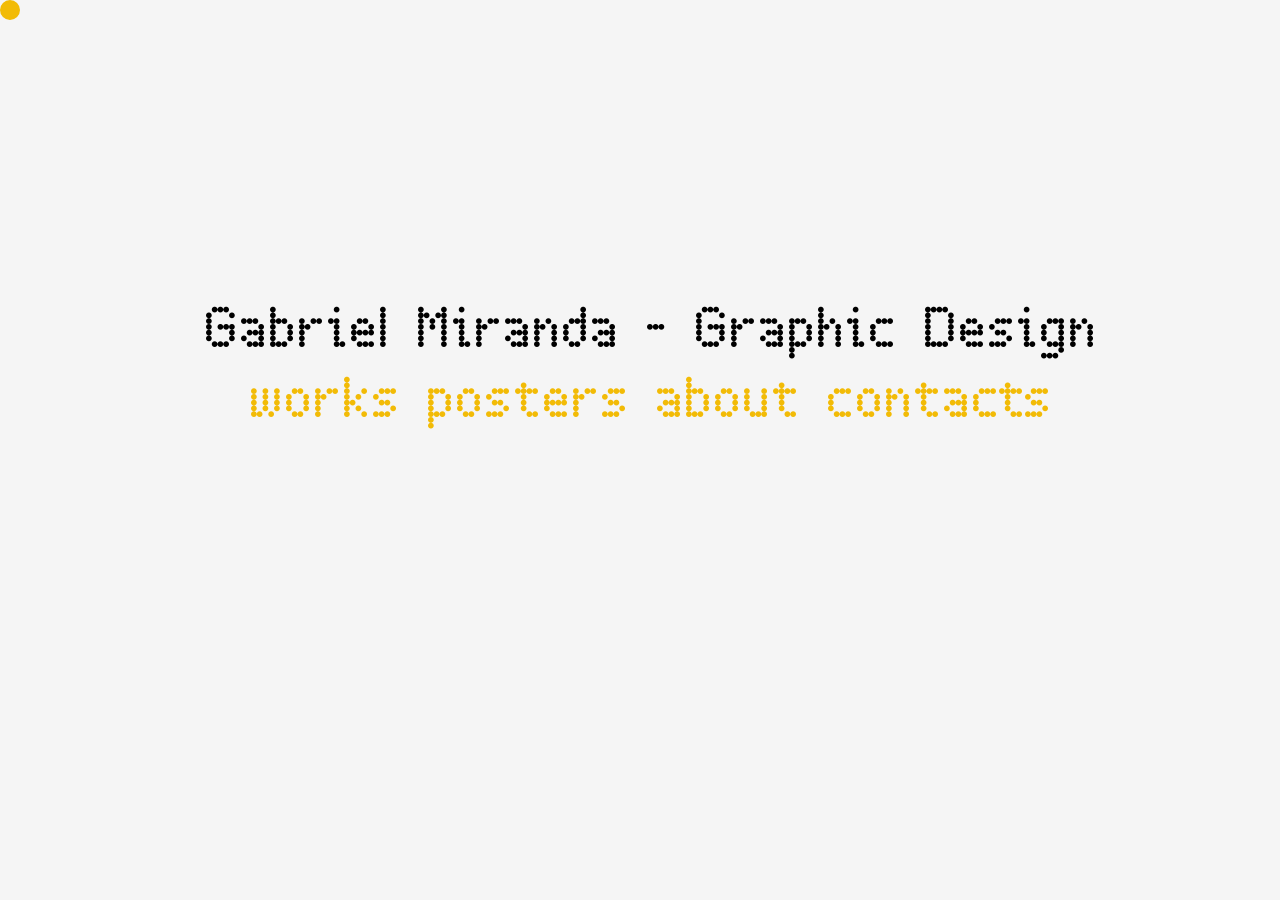
<file: index.html>
<!DOCTYPE html>
<html>
    <head>
        <meta charset="UTF-8">
        <title>Gabriel Miranda • Portfolio</title>
        <link rel="stylesheet" href="styleindex.css">
        <meta name="viewport" content="width=device-width, initial-scale=1.0">
    </head>
    <body>
        <div id="custom-cursor"></div>
        <div id="transition-overlay"></div>
       <main>
        <article>
            <div class="center">
                <p id="title">Gabriel Miranda - Graphic Design</p>
                <p id="title2">Gabriel Miranda Graphic Design</p>
                <p id="btn1st">
                    <a href="pagina1.html" class="transition-link">works</a> 
                    <a href="pagina2.html" class="transition-link">posters</a> 
                    <a href="pagina3.html" class="transition-link">about</a> 
                    <a href="pagina4.html" class="transition-link">contacts</a>
                </p>
            </div>
            <div id="btnHide">
                <a href="pagina1.html" class="transition-link">works</a>
                <a href="pagina2.html" class="transition-link">posters</a>
                <a href="pagina3.html" class="transition-link">about</a>
                <a href="pagina4.html" class="transition-link">contacts</a>
            </div>
        </article>
       </main>

       <script src="script.js"></script>

    </body>
</html>
</file>
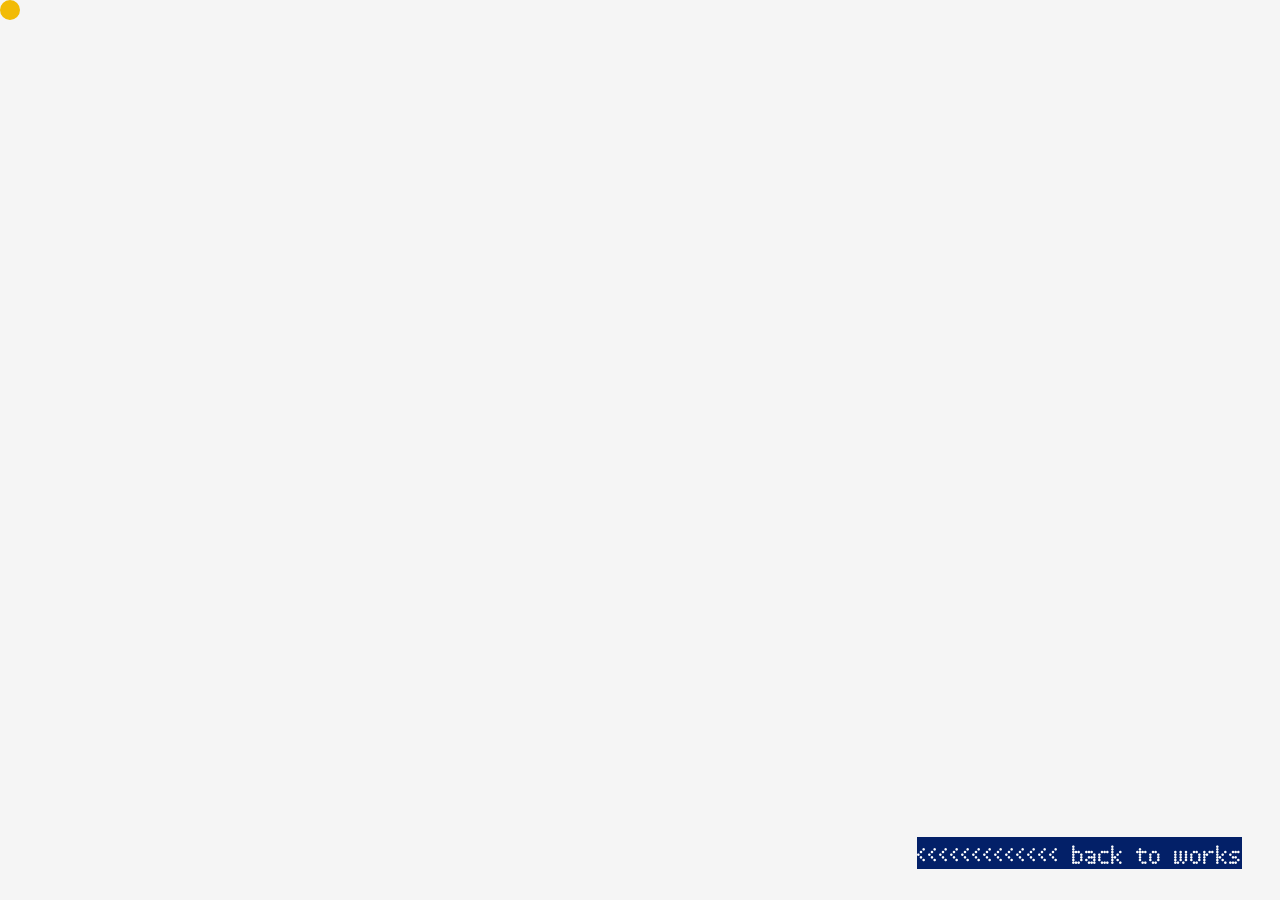
<file: gallery.html>
<!DOCTYPE html>
<html lang="en">
<head>
    <meta charset="UTF-8">
    <title>Gallery View</title>
    <link rel="stylesheet" href="style.css">
    <meta name="viewport" content="width=device-width, initial-scale=1.0">
</head>
<body>

    <div id="custom-cursor"></div>

    <main>
        <div id="gallery-content" class="mae"></div>

        <br>
        <a href="pagina1.html" id="fixedbutton"> &lt&lt&lt&lt&lt&lt&lt&lt&lt&lt&lt&lt&lt back to works </a>
    </main>

    <script src="script.js"></script>
</body>
</html>
</file>
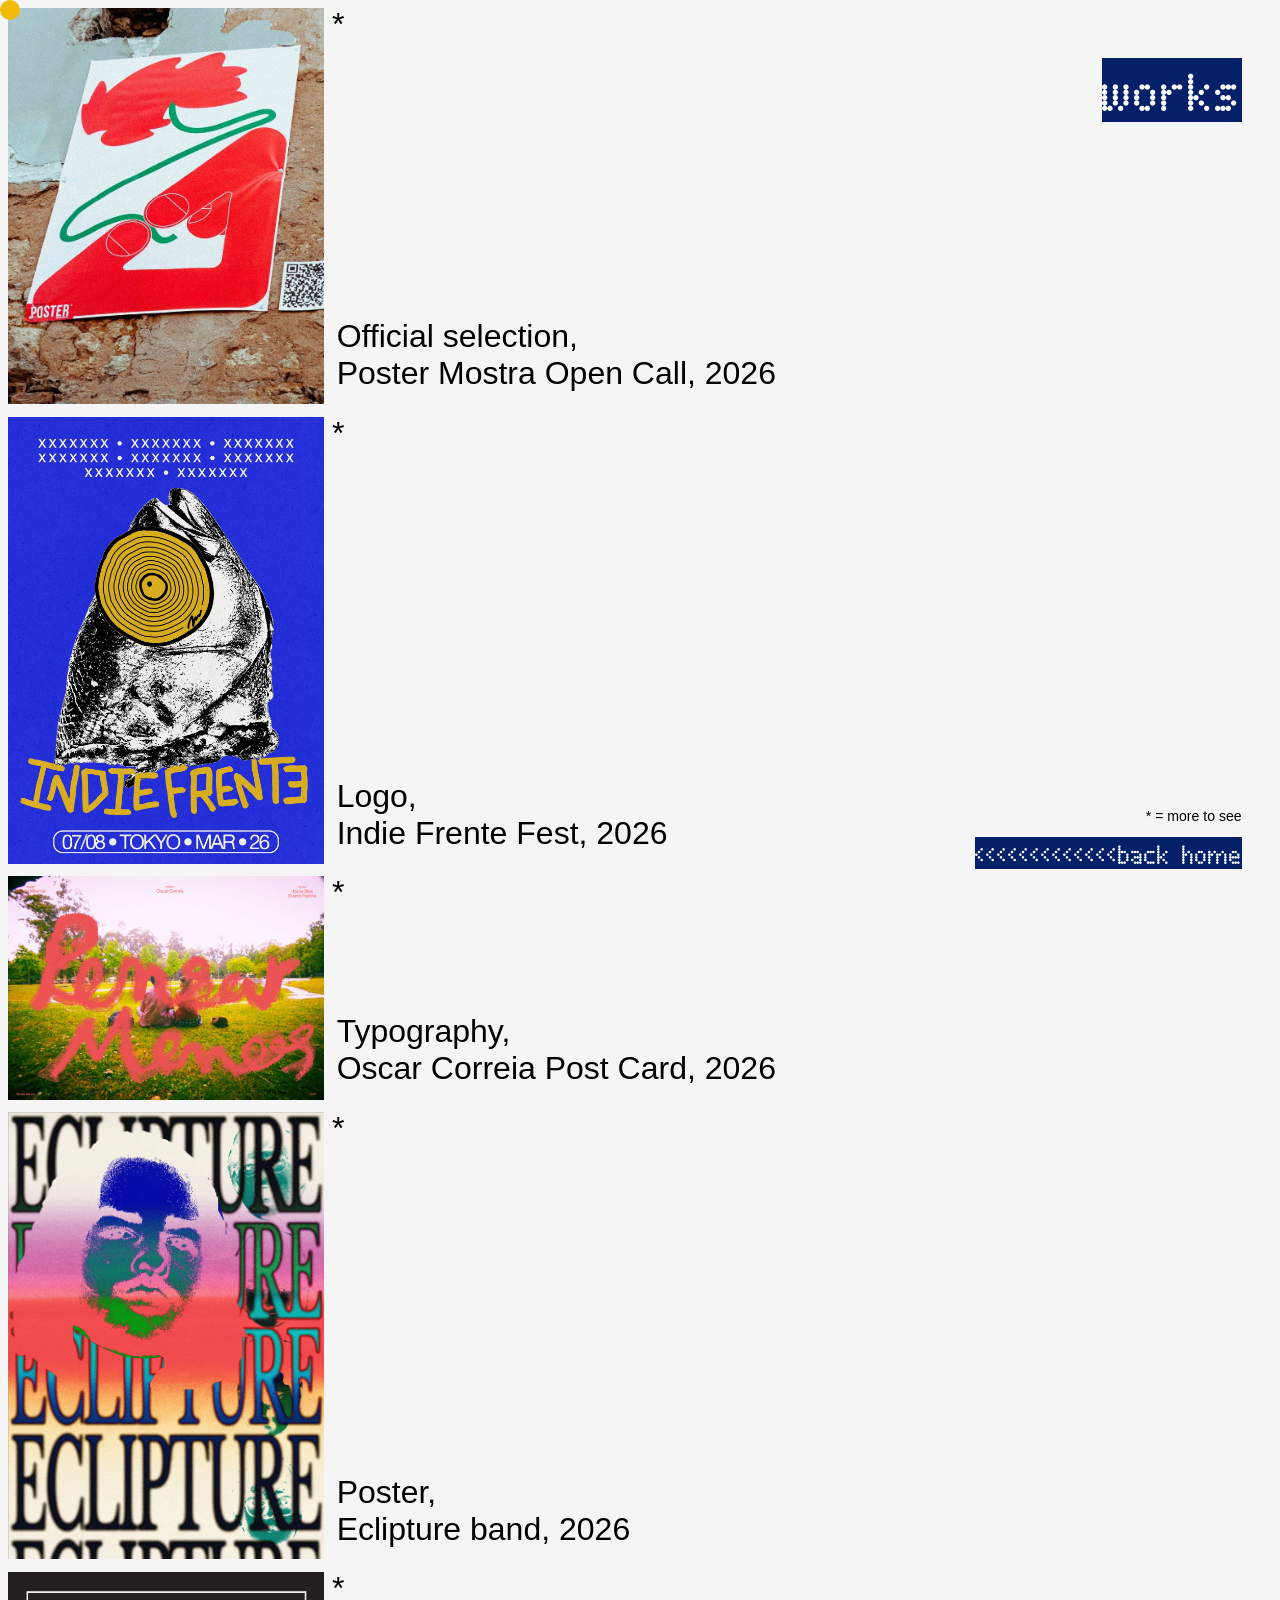
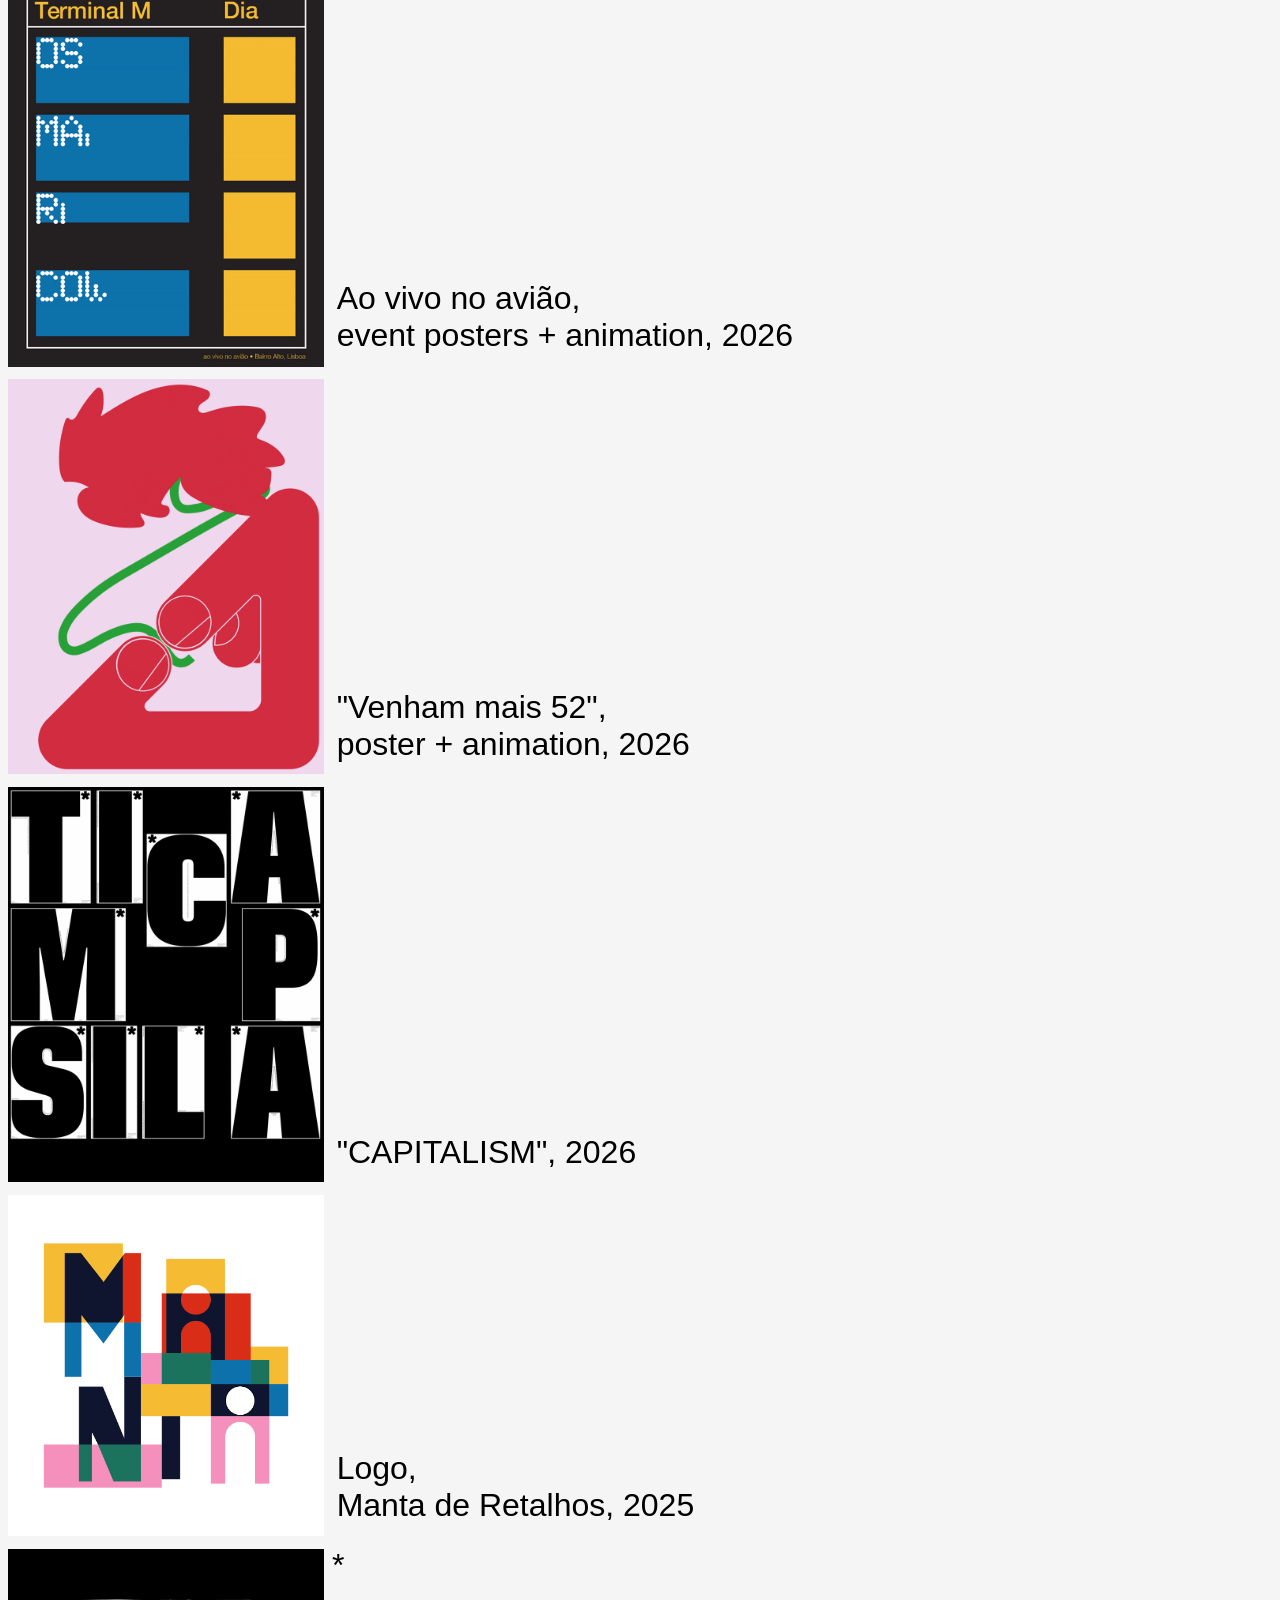
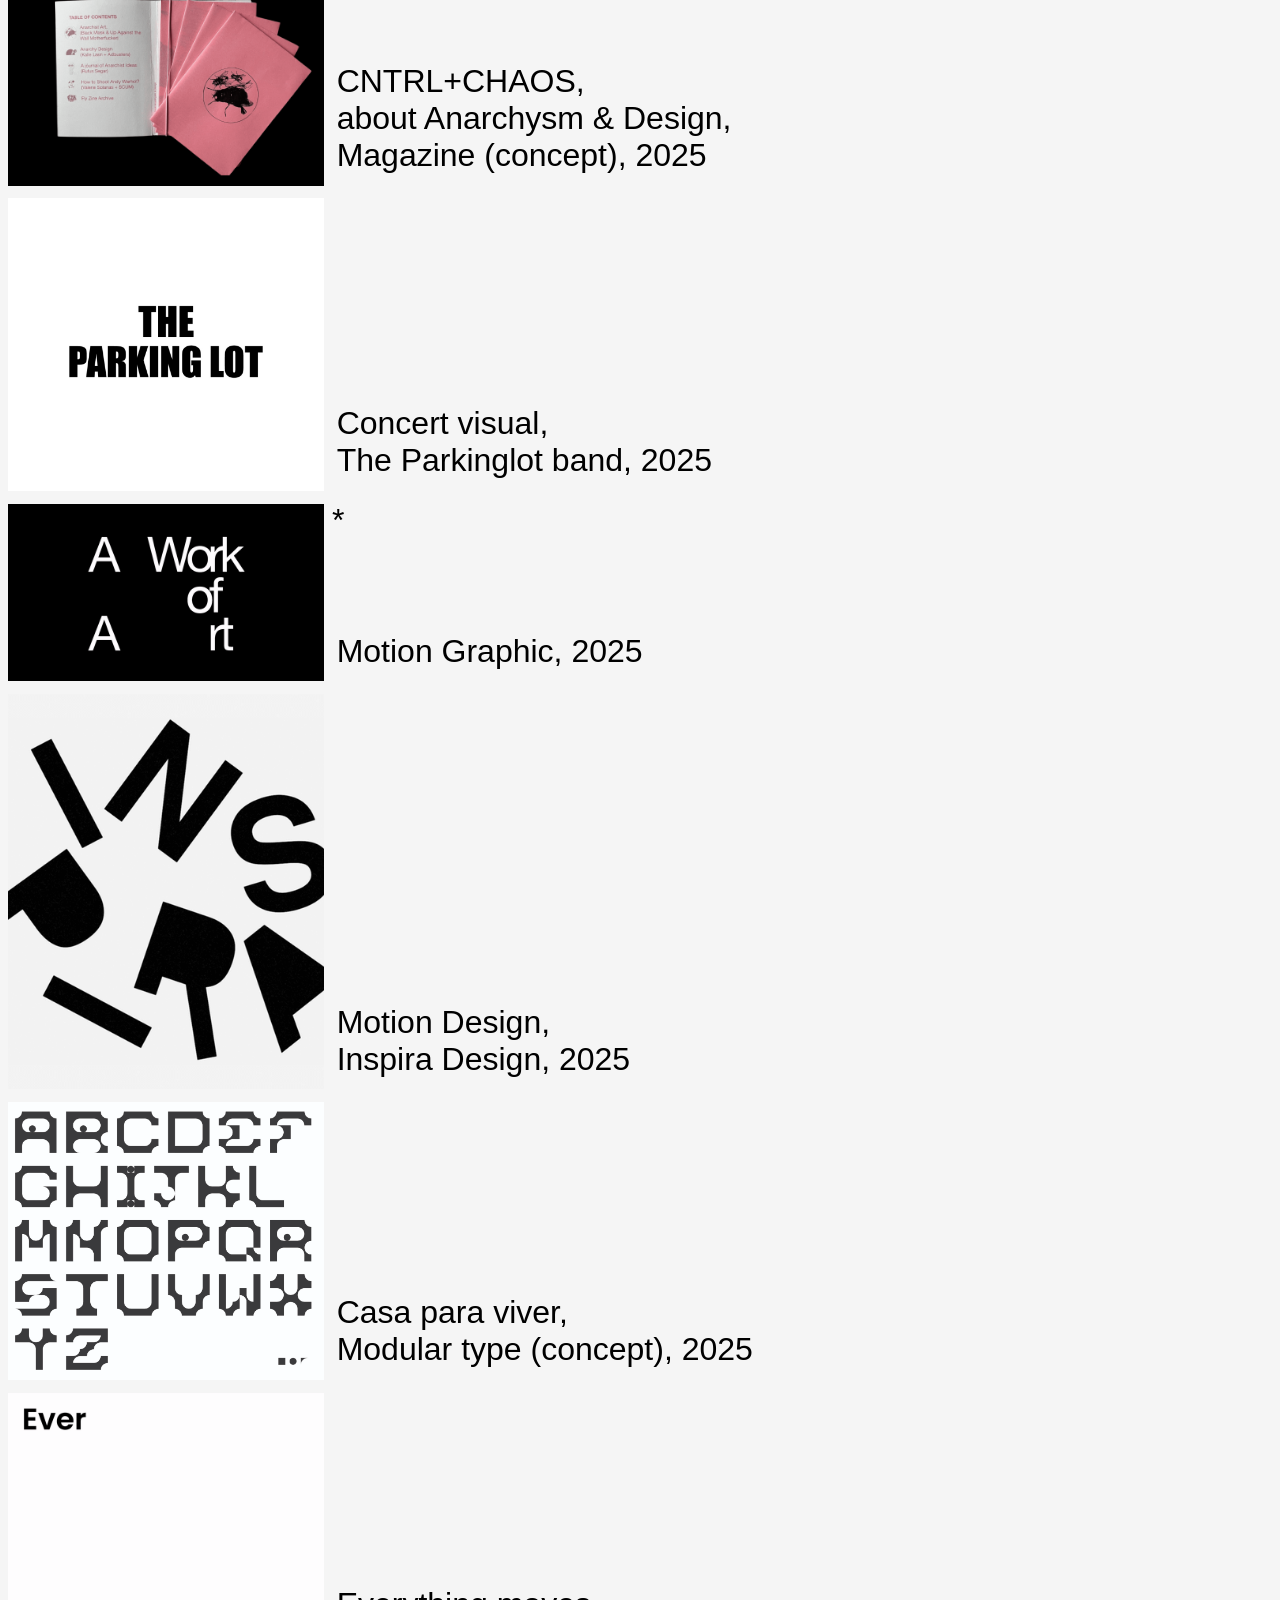
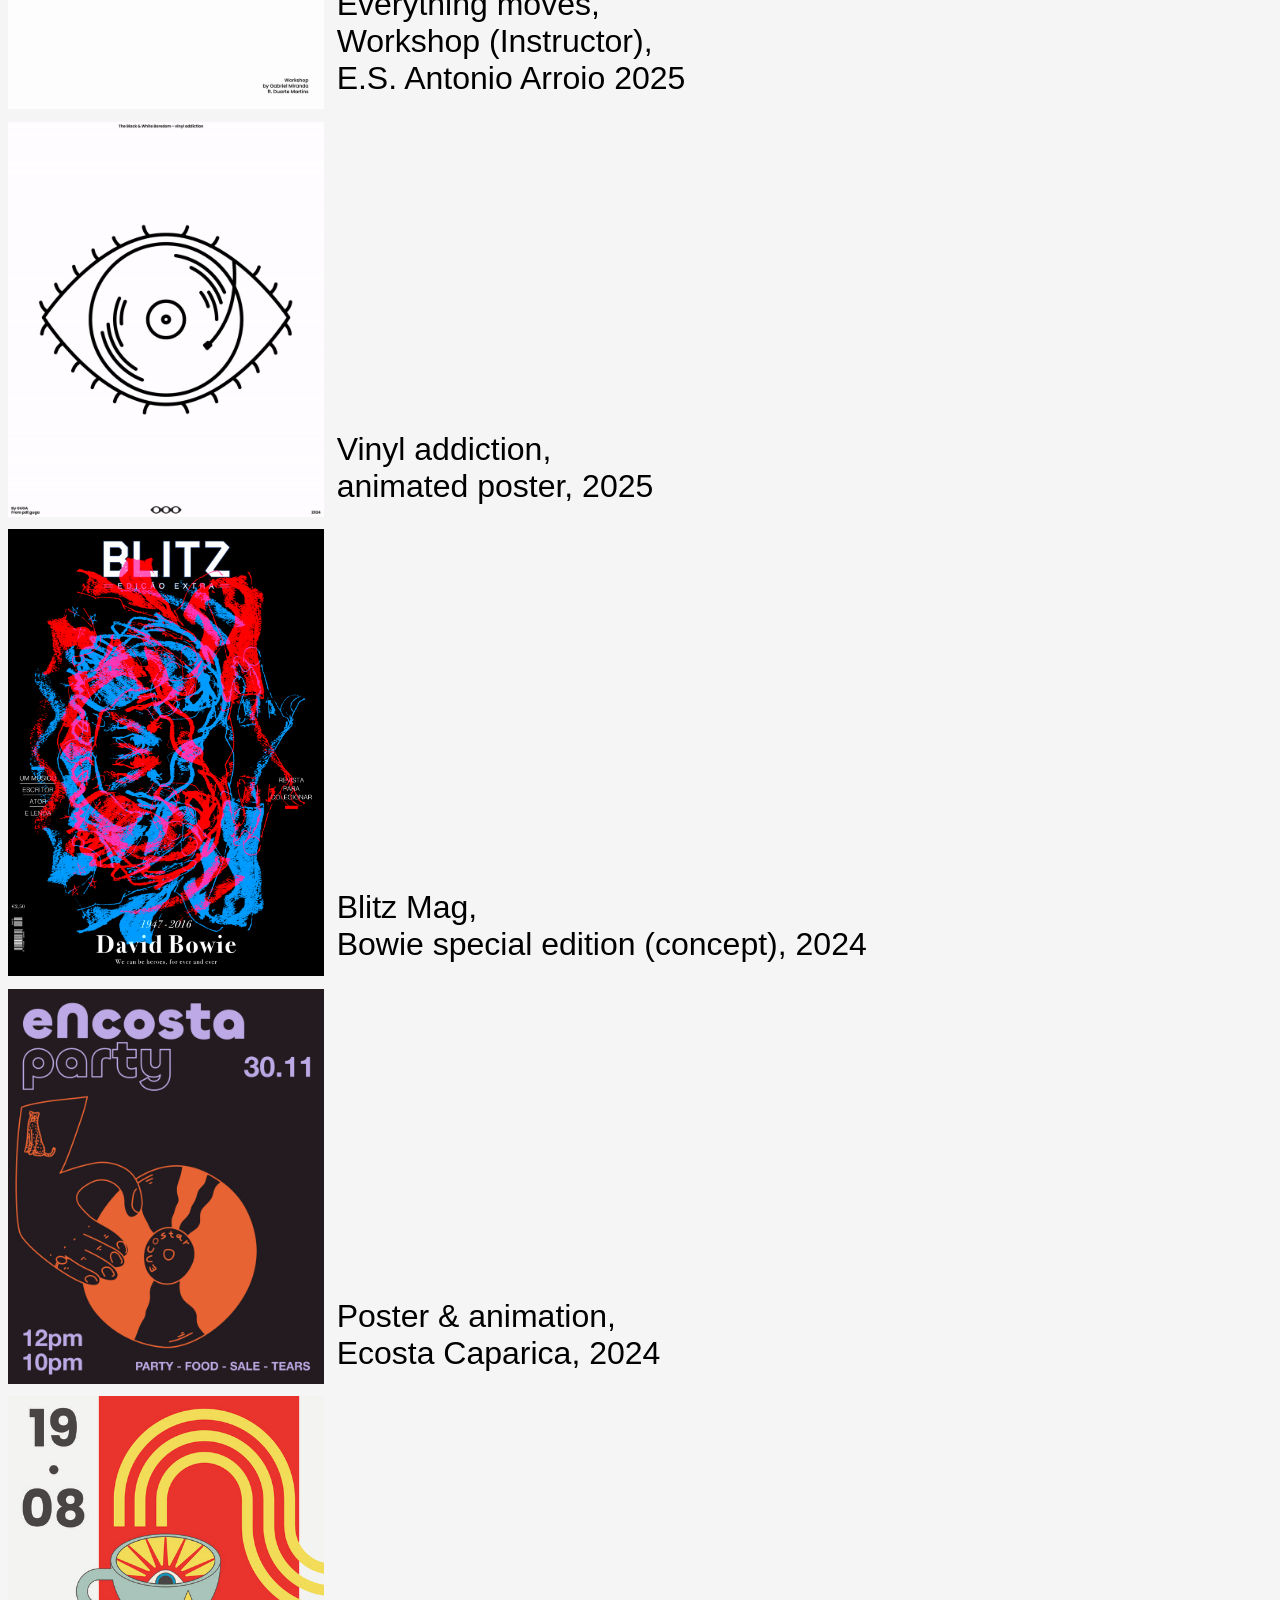
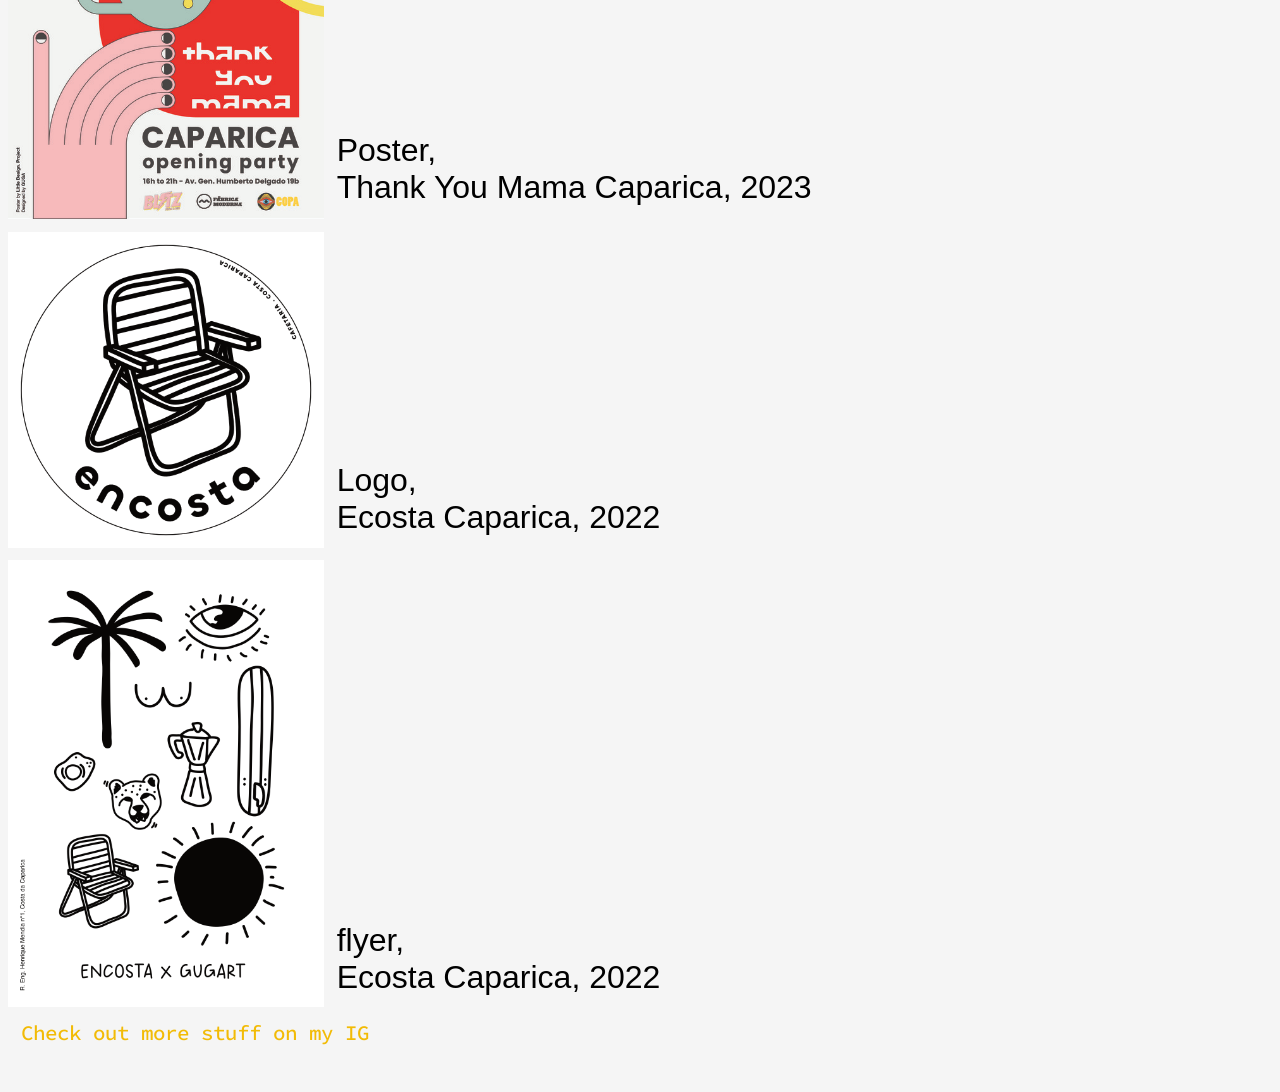
<file: pagina1.html>
<!DOCTYPE html>
<html>
    <head>

        <meta charset="UTF-8">

        <title>Phone (1)</title>
        <link rel="stylesheet" href="style.css">
        <meta name="viewport" content="width=device-width, initial-scale=1.0">
        <style>
            .mae { cursor: pointer; }
        </style>
    </head>
    <body class="works-page">

        <div id="custom-cursor"></div>

        <main>

            <div id="transition-overlay"></div>
            <h2>works</h2>
            <span class="gallery-legend">* = more to see</span>
            <div class="mae" data-project="PosterMostra">
            <h2 id="titulohide">works</h2>
                <img id="img-main" src="./imgs/postermostra.jpg" alt="img1p2" loading="lazy" decoding="async">
                <div class="grupo">
                    <div id="texto1">
                        <p>Official selection,<br>Poster Mostra Open Call, 2026</p>
                    </div>
                </div>
            </div>
            <div class="mae" data-project="FrenteZ">
                <img id="img-main" src="./imgs/original_amarelo.jpg" alt="img1p2" loading="lazy" decoding="async">
                <div class="grupo">
                    <div id="texto1">
                        <p>Logo,<br>Indie Frente Fest, 2026</p>
                    </div>
                </div>
            </div>
            <div class="mae" data-project="pensarMenos">
                <img id="img-main" src="./imgs/PensarMenos.jpg" alt="img1p2" loading="lazy" decoding="async">
                <div class="grupo">
                    <div id="texto1">
                        <p>Typography,<br>Oscar Correia Post Card, 2026</p>
                    </div>
                </div>
            </div>
            <div class="mae" data-project="eclipture">
                <img id="img-main" src="./imgs/ecplicture.gif" alt="img1p2" loading="lazy" decoding="async">
                <div class="grupo">
                    <div id="texto1">
                        <p>Poster,<br> Eclipture band, 2026</p>
                    </div>
                </div>
            </div>
            <div class="mae" data-project="aovivo_aviao">
                <img id="img-main" src="./imgs/aovivo_aviao.gif" alt="img1p2" loading="lazy" decoding="async">
                <div class="grupo">
                    <div id="texto1">
                        <p>Ao vivo no avião,<br>event posters + animation, 2026</p>
                    </div>
                </div>
            </div>
            <div class="mae" data-project="venham52">
                <img id="img-main" src="./imgs/mais52video.gif" alt="img1p2" loading="lazy" decoding="async">
                <div class="grupo">
                    <div id="texto1">
                        <p>"Venham mais 52",<br>poster + animation, 2026</p>
                    </div>
                </div>
            </div>
            <div class="mae" data-project="capitalism">
                <img id="img-main" src="./imgs/capitalism.gif" alt="img1p2" loading="lazy" decoding="async">
                <div class="grupo">
                    <div id="texto1">
                        <p>"CAPITALISM", 2026</p>
                    </div>
                </div>
            </div>
            <div class="mae" data-project="manta">
                <img id="img-main" src="./imgs/final.jpg" alt="img1p2" loading="lazy" decoding="async">
                <div class="grupo">
                    <div id="texto1">
                        <p>Logo,<br> Manta de Retalhos, 2025</p>
                    </div>
                </div>
            </div>
            <div class="mae" data-project="chaos">
                <img id="img-main" src="./imgs/cntrlChaos.gif" alt="img2p2" loading="lazy" decoding="async">
                <div class="grupo">
                    <div id="texto1">
                    <p>CNTRL+CHAOS,<br> about Anarchysm & Design,<br> Magazine (concept), 2025</p>
                    </div>
                </div>
            </div>
            <div class="mae" data-project="instapark">
                <img id="img-main" src="./imgs/instaPark.gif" alt="img2p2" loading="lazy" decoding="async">
                <div class="grupo">
                    <div id="texto1">
                    <p>Concert visual,<br> The Parkinglot band, 2025</p>
                    </div>
                </div>
            </div>
            <div class="mae" data-project="workart">
                <img id="img-main" src="./imgs/workArt.gif" alt="img2p2" loading="lazy" decoding="async">
                <div class="grupo">
                    <div id="texto1">
                    <p>Motion Graphic, 2025</p>
                    </div>
                </div>
            </div>
            <div class="mae" data-project="inspira26">
                <img id="img-main" src="./imgs/inspira_25.gif" alt="img1p2" loading="lazy" decoding="async">
                <div class="grupo">
                    <div id="texto1">
                        <p>Motion Design,<br> Inspira Design, 2025</p>
                    </div>
                </div>
            </div>
            <div class="mae" data-project="casaviver">
                <img id="img-main" src="./imgs/casaViver.jpg" alt="img2p2" loading="lazy" decoding="async">
                <div class="grupo">
                    <div id="texto1">
                    <p>Casa para viver,<br> Modular type (concept), 2025</p>
                    </div>
                </div>
            </div>
            <div class="mae" data-project="aa25">
                <img id="img-main" src="./imgs/AA25.gif" alt="img2p2" loading="lazy" decoding="async">
                <div class="grupo">
                    <div id="texto1">
                    <p>Everything moves,<br> Workshop (Instructor),<br> E.S. Antonio Arroio 2025</p>
                    </div>
                </div>
            </div>
            <div class="mae" data-project="vinil">
                <img id="img-main" src="./imgs/vinilAnimatic.gif" alt="img2p2" loading="lazy" decoding="async">
                <div class="grupo">
                    <div id="texto1">
                    <p>Vinyl addiction,<br> animated poster, 2025</p>
                    </div>
                </div>
            </div>
            <div class="mae" data-project="bowie">
                <img id="img-main" src="./imgs/bowieMag.png" alt="img2p2" loading="lazy" decoding="async">
                <div class="grupo">
                    <div id="texto1">
                    <p>Blitz Mag,<br> Bowie special edition (concept), 2024</p>
                    </div>
                </div>
            </div>
            <div class="mae" data-project="closing">
                <img id="img-main" src="./imgs/closing.gif" alt="img2p2" loading="lazy" decoding="async">
                <div class="grupo">
                    <div id="texto1">
                    <p>Poster & animation,<br> Ecosta Caparica, 2024</p>
                    </div>
                </div>
            </div>
            <div class="mae" data-project="thankyou">
                <img id="img-main" src="./imgs/thankYou.jpg" alt="img2p2" loading="lazy" decoding="async">
                <div class="grupo">
                    <div id="texto1">
                    <p>Poster,<br> Thank You Mama Caparica, 2023</p>
                    </div>
                </div>
            </div>
            <div class="mae" data-project="logoencosta">
                <img id="img-main" src="./imgs/logoEncosta.png" alt="img2p2" loading="lazy" decoding="async">
                <div class="grupo">
                    <div id="texto1">
                    <p>Logo,<br> Ecosta Caparica, 2022</p>
                    </div>
                </div>
            </div>
            <div class="mae" data-project="flyerencosta">
                <img id="img-main" src="./imgs/flyerEncosta.png" alt="img2p2" loading="lazy" decoding="async">
                <div class="grupo">
                    <div id="texto1">
                    <p>flyer,<br> Ecosta Caparica, 2022</p>
                    </div>
                </div>
            </div>
            <div class="mae">
                <div class="grupo">
                    <div id="textoIG">
                    <a href="https://www.instagram.com/pdf.guga/" target="_blank" class="transition-link">Check out more stuff on my IG</a>
                    </div>
                </div>
            </div>
            <a href="index.html" id="fixedbutton"> &lt&lt&lt&lt&lt&lt&lt&lt&lt&lt&lt&lt&ltback home </a>
            
        </main>

         <script src="script.js"></script>

    </body>
</html>
</file>
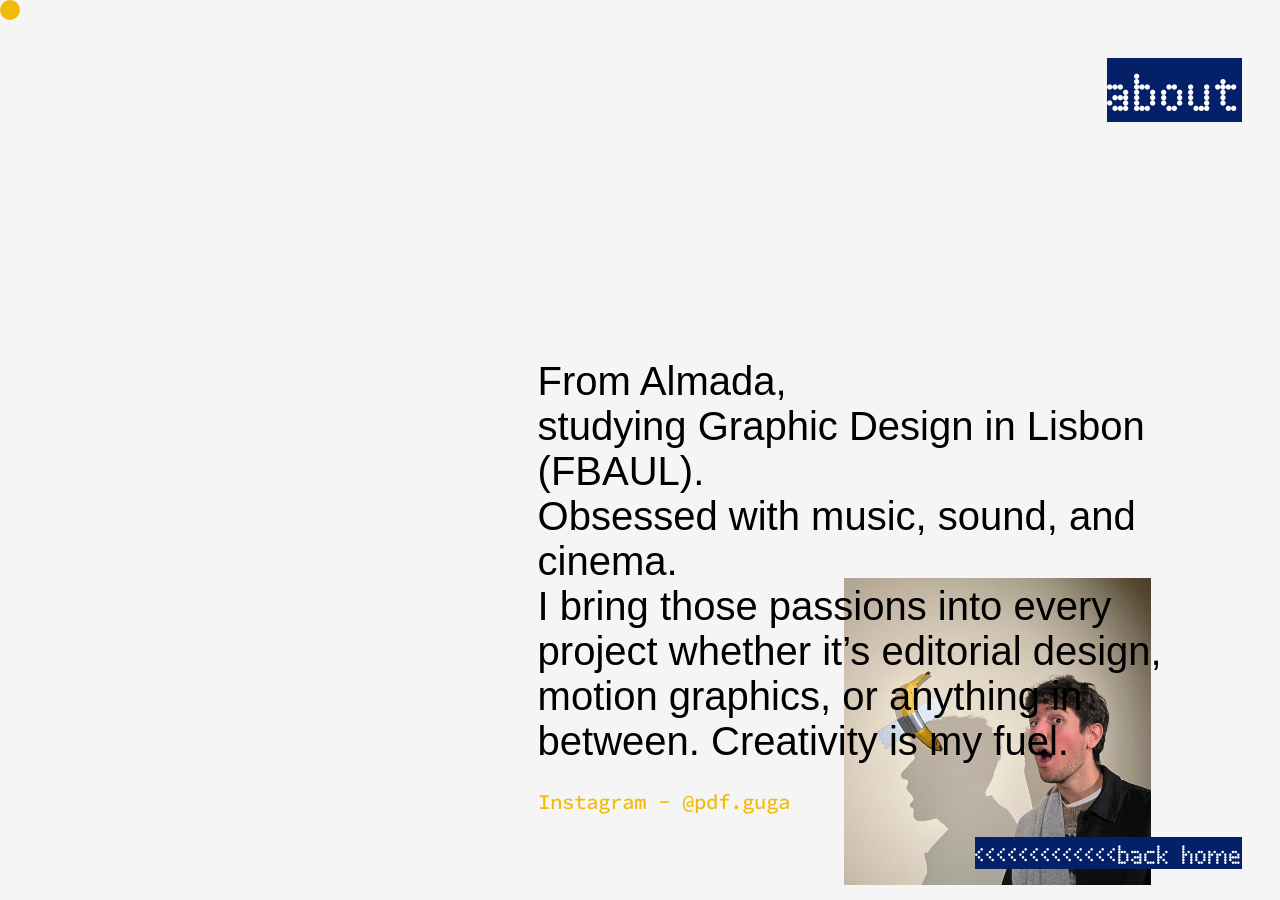
<file: pagina3.html>
<!DOCTYPE html>

<html>
    <head>

        <meta charset="UTF-8">


        <title>How they made it</title>
        <link rel="stylesheet" href="style.css">
        <meta name="viewport" content="width=device-width, initial-scale=1.0">
    </head>
    <body class="detail-copy-bottom-right">
        <div id="custom-cursor"></div>
        <main>

            <div id="transition-overlay"></div>
            <h2>about</h2>
            <h2 id="titulohide">about</h2>
            <div class="mae">
                <img class="detail-moving-image" src="./imgs/face.jpg" alt="img2p2">
                <div class="grupo">
                    <div id="texto1">
                    <p>From Almada,<br> studying Graphic Design in Lisbon (FBAUL).<br>Obsessed with music, sound, and cinema.<br>I bring those passions into every project whether it’s editorial design, motion graphics, or anything in between. Creativity is my fuel.
                    </p>
                    <br>
                    <a href="https://www.instagram.com/pdf.guga/" class="transition-link">Instagram - @pdf.guga</a>
                    </div>
                </div>
            </div>

            <a href="index.html" id="fixedbutton"> &lt&lt&lt&lt&lt&lt&lt&lt&lt&lt&lt&lt&ltback home </a>
            
        </main>

        <script src="script.js"></script>
        
    </body>
</html>
</file>
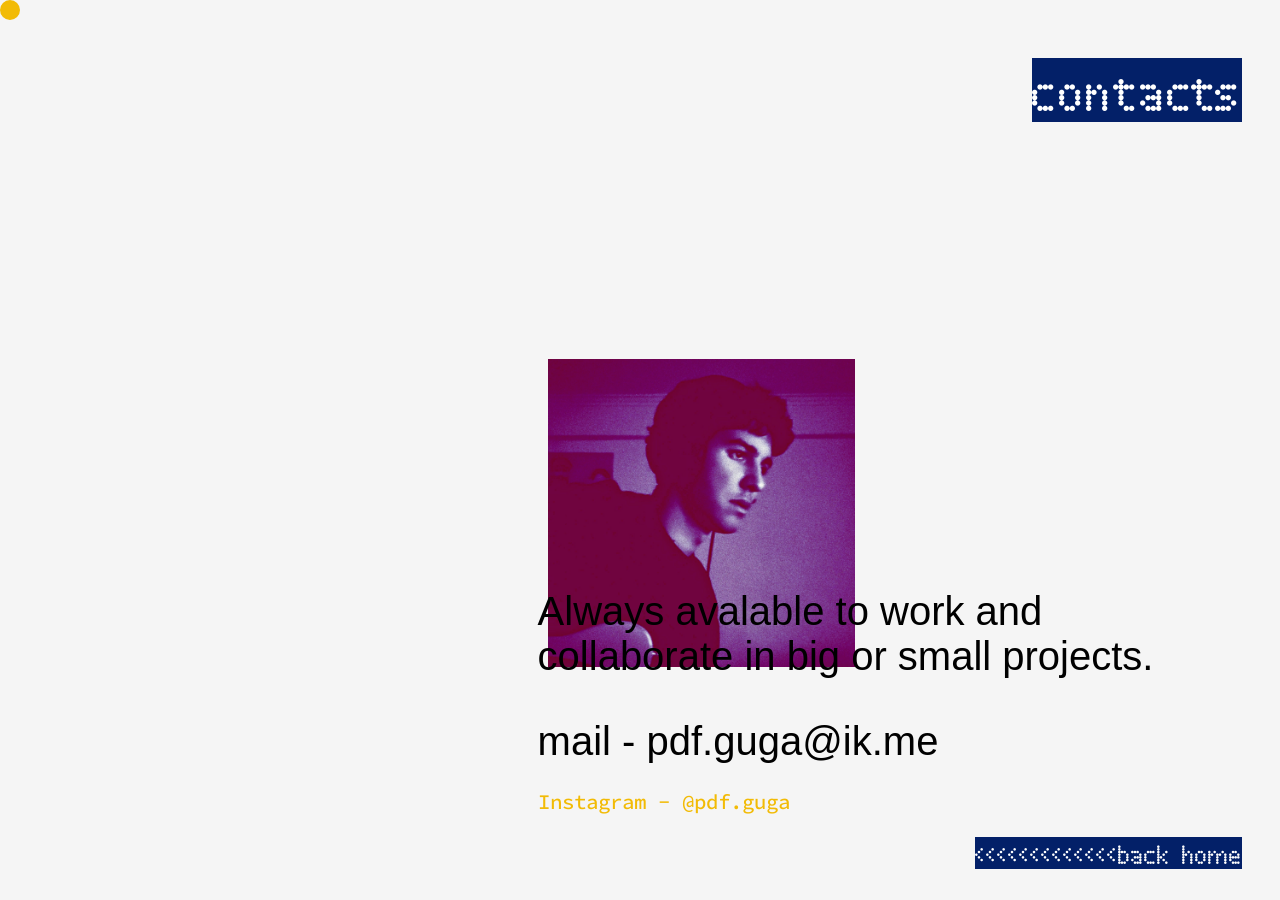
<file: pagina4.html>
<!DOCTYPE html>

<html>
    <head>

        <meta charset="UTF-8">


        <title>How it looked</title>
        <link rel="stylesheet" href="style.css">
        <meta name="viewport" content="width=device-width, initial-scale=1.0">
    </head>
    <body class="detail-copy-bottom-right">
        <div id="custom-cursor"></div>
        <main>

             <div id="transition-overlay"></div>
            <h2>contacts</h2>
            <h2 id="titulohide">contacts</h2>
            <div class="mae">
                <img class="detail-moving-image" src="./imgs/instaimage.webp" alt="img2p2">
                <div class="grupo">
                    <div id="texto1">
                    <p>Always avalable to work and collaborate in big or small projects.</p>
                    <p>mail - pdf.guga@ik.me</p>
                    <br>
                    <a href="https://www.instagram.com/pdf.guga/" class="transition-link">Instagram - @pdf.guga</a>
                    </div>
                </div>
            </div>
            
            

            <a href="index.html" id="fixedbutton"> &lt&lt&lt&lt&lt&lt&lt&lt&lt&lt&lt&lt&ltback home </a>
            
        </main>

        <script src="script.js"></script>
        
    </body>
</html>
</file>
<file: styleindex.css>
@font-face {
    src: url(fonts/ndot-47-inspired-by-nothing.otf);
    font-family: Ndot47;
}

@font-face {
    font-family: Outfit;
    src: url(Outfit-VariableFont_wght.ttf) format("truetype");
    font-style: normal;
    font-weight: 100 900;
}

* {
    font-family: Ndot47, "helvetica", sans-serif;
    font-size: 1.8rem;
    text-decoration: none;
    box-sizing: border-box;
    cursor: none !important; /* Strips browser pointer across every tag */
}

#custom-cursor {
    width: 20px !important;
    height: 20px !important;
    border-radius: 50%;
    top: 0;
    left: 0;
    background-color: #F2BB06; 
    border: 2px solid #F2BB06;     
    pointer-events: none; 
}


body {
    background-color: #f5f5f5;
    margin: 0;
    overflow-x: hidden;
    opacity: 0;
    transform: translateX(50px);
    transition: opacity 1s, transform 0.5s cubic-bezier(0, 0, 0.14, 0.94);
}

body.loaded {
    opacity: 1;
    transform: translateX(0);
}

.center {
    display: grid;
    place-items: center;
}

p {
    margin: 0;
}

article {
    margin-left: 2%;
    padding-top: 1%;
    margin-top: 20%;
}


#title {
    font-size: 1.8rem;
}

#title2 {
    display: none;
}


.transition-link {
    border: none;
    background-color: #f5f5f5;
    color: #F2BB06;
}

.transition-link:hover {
    background-color: #F2BB06;
    color: #f5f5f5;
}

.btn {
    border: none;
    background-color: #f5f5f5;
    color: #F2BB06;
}

.btn:hover {
    background-color: #F2BB06;
    color: #f5f5f5;
}

#btnHide {
    display: none;
}

#transition-overlay {
    position: fixed;
    top: 0;
    left: 100%;
    width: 100%;
    height: 100vh;
    background: #f2bb0600;
    opacity: 0;
    z-index: 9997; /* Keeps cursor layers safely on top */
    pointer-events: none;
    transition: left 0.6s ease, opacity 0.1s ease;
}

#transition-overlay.active {
    left: 0;
    opacity: 1;
    pointer-events: auto;
}



@keyframes fadeOut {
    0% {
        opacity: 1;
        transform: translate(-50%, -50%) scale(1);
    }
    100% {
        opacity: 0;
        transform: translate(-50%, -50%) scale(0.2);
    }
}

@keyframes slideIn {
    from {
        transform: translateX(100%);
    }
    to {
        transform: translateX(0);
    }
}

@media only screen and (max-width: 600px) {
    
    /* FIXED: Targets text typography directly instead of changing structural cursor divs */
    p, span, a, button, div:not(#custom-cursor):not(.trail-dot) {
        font-size: 15vw;
    }

    .center {
        margin-top: 0%;
    }

    #title {
        display: none;
    }

    #title2 {
        display: grid; 
        justify-items: center;
        font-size: 24vw;
    }

    article {
        margin-top: 0;
    }

    #btn1st {
        display: none;
    }

    #btnHide {
        display: grid;
        justify-items: left;
        margin-top: 5%;
    }

    #custom-cursor {
        display: none;
    }
}
</file>
<file: style.css>
/* ==========================================
   FONTS
   ========================================== */
@font-face {
    src: url(fonts/ndot-47-inspired-by-nothing.otf);
    font-family: Ndot47;
}

@font-face {
    src: url(fonts/SourceCodePro-VariableFont_wght.ttf);
    font-family: sourcecode;
}

@font-face {
    font-family: Outfit;
    src: url(Outfit-VariableFont_wght.ttf) format("truetype");
    font-style: normal;
    font-weight: 100 900;
}

/* ==========================================
   GLOBAL RESET & GLOBAL FORCED CURSOR REMOVAL
   ========================================== */
* {
    margin-bottom: 1%;
    font-family: Helvetica Neue, "helvetica", sans-serif;
    font-weight: 500;
    text-decoration: none;
    box-sizing: border-box; 
    cursor: none !important; /* Strips browser pointer across every tag */
}

a {
    font-family: sourcecode, "helvetica", sans-serif;
}

/* ==========================================
   BASE & STRUCTURE ELEMENTS
   ========================================== */
body {
    background-color: #f5f5f5;
    max-width: 1500px;
    overflow-x: hidden;
    opacity: 0;
    transition: opacity 1s, transform 0.5s cubic-bezier(0.87, -0.01, 1, 1);
}

body.loaded {
    opacity: 1;
}

.container {
    display: grid;
    grid-template-columns: auto auto auto auto auto auto;
    background-color: #f5f5f5;
    padding: 1%;
}

.container div {
    background-color: #f1f1f1;
    border: 1px solid black;
    padding: 10px;
    font-size: 30px;
    text-align: center;
}

.mae {
    display: flex;
    margin: 0;
}

.grupo {
    width: 25%;
    position: relative;
    margin-left: 1%;
    margin-right: 3%;
}

p {
    font-size: 2.5em;
}

.works-page p {
    font-size: 2.5vw;
}

.works-page .gallery-legend {
    position: fixed;
    bottom: calc(2% + 1.5em + 1.5rem);
    right: 3%;
    width: fit-content;
    z-index: 2;
    font-size: clamp(0.75rem, 1.1vw, 1rem);
}

.works-page .grupo {
    width: 65%;
}

.works-page .mae.has-gallery {
    position: relative;
}

.works-page .project-image-wrap {
    display: contents;
}

.works-page .gallery-indicator {
    position: absolute;
    top: 0;
    left: 0;
    font-size: 2.5vw;
    line-height: 1;
    pointer-events: none;
}

/* ==========================================
   IMAGES & MEDIA TARGETS
   ========================================== */
img {
    max-width: 20%;
}

.detail-moving-image {
    position: fixed;
    top: 0;
    left: 0;
    width: clamp(180px, 24vw, 320px);
    max-width: calc(100vw - 2rem);
    z-index: 0;
    transition: left 4s ease-in-out, top 4s ease-in-out, transform 0.6s ease;
}

.detail-moving-image:hover {
    transform: rotate(180deg);
}

@media (prefers-reduced-motion: reduce) {
    .detail-moving-image {
        position: static;
        transition: none;
    }
}

#img-main {
    max-width: 25%;
}

#img2 {
    max-width: 75%;
    margin: auto;
    margin-top: 15%;
}

#gallery-content {
    max-width: none;
    flex-direction: column;
}

#gallery-content .gallery-description {
    width: 60%;
    font-size: clamp(1rem, 1.5vw, 1.25rem);
    line-height: 1.4;
}

#gallery-content img {
    max-width: 40%;
}
#gallery-content video {
    max-width: 40%;
}

/* ==========================================
   TYPOGRAPHY & ACTIONS
   ========================================== */
#texto1 {
    position: absolute;
    bottom: 0;
}

.detail-copy-bottom-right #texto1 {
    position: fixed;
    right: 3%;
    bottom: 8%;
    width: min(44rem, 55vw);
    z-index: 1;
}

h2 {
    font-family: Ndot47, "helvetica", sans-serif;
    position: fixed;
    font-size: 3em;
    font-style: none;
    background-color: #032068;
    color: white;
    width: fit-content;
    top: 2%;
    right: 3%;
}

h2:hover {
    background-color: #f1f1f100;
    color: #032068;
}

h3 {
    color: white;
    width: fit-content;
    background-color: #F2BB06;
    font-size: 1.6vw;
}

.link {
    color: #B80529;
    text-decoration: underline;
}

.transition-link {
    font-size: 1.3em;
    border: none;
    background-color: #f5f5f500;
    color: #F2BB06;
}

.transition-link:hover {
    background-color: #F2BB06;
    color: white;
}

#destaque {
    background-color: white;
    font-weight: 600;
}

#titulohide {
    font-size: 3vw;
    font-style: none;
    background-color: #032068;
    color: white;
    width: fit-content;
    margin-top: 13%;
    margin-right: 10%;
    display: none;
}

#fixedbutton {
    font-family: Ndot47, source code, "helvetica", sans-serif;
    font-size: 1.5em;
    position: fixed;
    bottom: 2%;
    right: 3%;
    background-color: #032068; 
    color: white;
}

#fixedbutton:hover {
    background-color: white;
    color: #032068;
}

/* ==========================================
   PAGE TRANSITION OVERLAY
   ========================================== */
#transition-overlay {
    position: fixed;
    top: 0;
    left: 100%;
    width: 100%;
    height: 100vh;
    background: #f2bb0600;
    opacity: 0;
    z-index: 9997; 
    pointer-events: none;
    transition: left 0.6s ease, opacity 0.1s ease;
}

#transition-overlay.active {
    left: 0;
    opacity: 1;
    pointer-events: auto;
}

/* ==========================================
   CUSTOM MOUSE CURSOR SETUP
   ========================================== */
#custom-cursor {
    width: 20px !important;
    height: 20px !important;
    border-radius: 50%;
    position: fixed;
    top: 0;
    left: 0;
    background-color: #F2BB06; 
    border: 2px solid #F2BB06;     
    pointer-events: none; 
    z-index: 99999; /* Keeps it on top of your layout */
    will-change: transform;
}


/* ==========================================
   ANIMATIONS
   ========================================== */
@keyframes fadeOut {
    0% {
        opacity: 1;
        transform: translate(-50%, -50%) scale(1);
    }
    100% {
        opacity: 0;
        transform: translate(-50%, -50%) scale(0.2);
    }
}

@keyframes slideIn {
    from {
        transform: translateX(100%);
    }
    to {
        transform: translateX(0);
    }
}

/* ==========================================
   RESPONSIVE MEDIA QUERIES
   ========================================== */
@media (max-width: 1800px) {
    .container {
        grid-template-columns: auto auto auto auto;
    }
}

@media (max-width: 600px) {
    .mae {
        display: flex;
        flex-direction: column;
    }

    #custom-cursor {
    display: none;
    }

    .grupo {
        width: 100%;
    }

    .works-page .grupo {
        width: 100%;
    }

    .works-page .gallery-indicator {
        left: auto;
        right: 0;
        font-size: 8vw;
    }

    .works-page .gallery-legend {
        right: 5%;
        bottom: calc(2% + 4vw + 1.5rem);
    }

    .works-page .mae.has-gallery #texto1 {
        padding-right: 8vw;
    }

    img {
        max-width: 100%;
    }

    .detail-moving-image {
        width: 60vw;
        max-width: 80vw;
    }

    .detail-moving-image:hover {
        transform: none;
    }

    .detail-copy-bottom-right #texto1 {
        position: fixed;
        left: 50%;
        right: auto;
        bottom: 10%;
        width: min(90vw, 35rem);
        margin: 0;
        text-align: left;
        transform: translateX(-50%);
    }

    #img-main {
        max-width: 100%;
    }

    #gallery-content .gallery-description {
        width: 100%;
    }

    
    p {
        font-size: 8vw;
    }

    h2 {
        display: none;
    }

    h3 {
        font-size: 4vw;
        margin-top: 5%;
    }

    #texto1 {
        position: relative;
        width: 100%;
        margin-bottom: 5%;
        margin-top: 2%;
    }

    #textoIG {
        display: none;
    }

    #titulohide {
        font-size: 5vw;
        margin-top: 3%;
        margin-right: 2%;
        position: absolute;
        display: block;
    }

    #fixedbutton {
        font-size: 4vw;
        bottom: 2%;
        right: 5%;
    }

    .container {
        grid-template-columns: auto;
    }

    #img2 {
        max-width: 100%;
        margin-top: 5%;
    }
}
</file>
